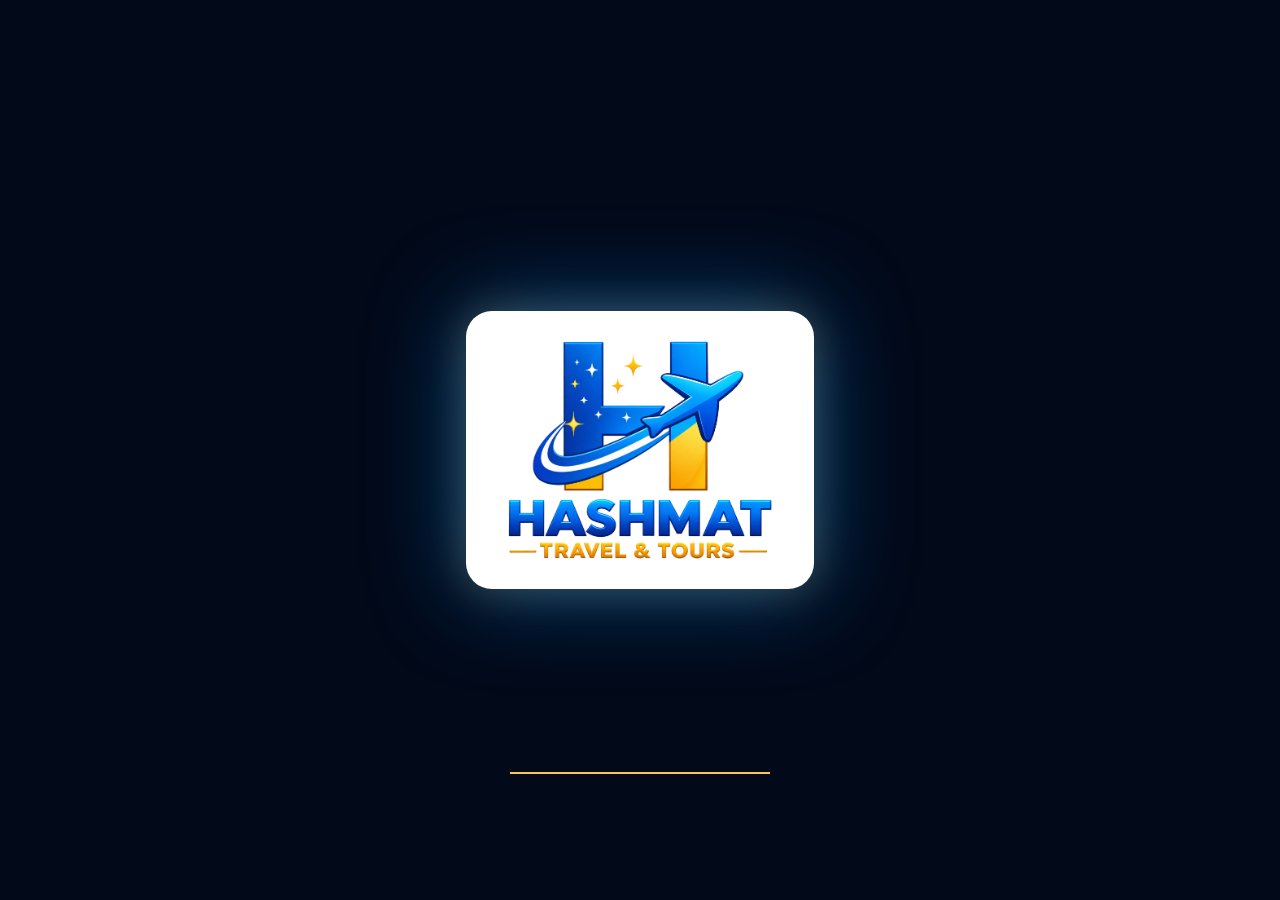
<file: page1.html>
<!DOCTYPE html>
<html lang="en">
<head>
<meta charset="UTF-8">
<meta name="viewport" content="width=device-width, initial-scale=1, viewport-fit=cover">
<title>Hashmat Travel & Tours | Hajj & Umrah Packages Karachi</title>
<meta name="description" content="Hashmat Travel & Tours in Karachi: Hajj and Umrah, international and Pakistan tours, visa assistance and complete travel planning.">
<meta property="og:title" content="Hashmat Travel & Tours | Hajj & Umrah Packages Karachi">
<meta property="og:description" content="Hashmat Travel & Tours in Karachi: Hajj and Umrah, international and Pakistan tours, visa assistance and complete travel planning.">
<meta property="og:type" content="website">
<link rel="canonical" href="{REPLACE_WITH_YOUR_DOMAIN}">
<link rel="icon" href="data:image/svg+xml,<svg xmlns='http://www.w3.org/2000/svg' viewBox='0 0 100 100'><text y='.9em' font-size='90'>%E2%9C%88%EF%B8%8F</text></svg>">
<link rel="preconnect" href="https://fonts.googleapis.com">
<link href="https://fonts.googleapis.com/css2?family=Fraunces:opsz,wght@9..144,400;9..144,600&family=Manrope:wght@400;500;700&display=swap" rel="stylesheet">
<link rel="stylesheet" href="assets/css/next.css">
<link rel="stylesheet" href="https://cdnjs.cloudflare.com/ajax/libs/font-awesome/4.7.0/css/font-awesome.min.css" />

</head>
<body>
<!-- ============ PRELOADER ============ -->
<div id="preloader" aria-hidden="true">
  <div class="badge"><img src="assets/images/logo/hashmat-logo.png" alt="" style="width:min(280px,58vw)"></div>
  <div class="bar"></div>
</div>
<!-- ============ CUSTOM CURSOR ============ -->
<div id="cursor-dot"></div>
<div id="cursor-ring"></div>

<!-- ============ FLOATING WIDGETS ============ -->

<!-- ============ HEADER / NAVIGATION ============ -->

<div class="topnav" id="myTopnav">
    <a href="index.html" class="active">Home</a>
    <a href="about.html" class="on">About Us</a>
    <a href="hajj-umrah.html">Hajj & Umrah</a>
    <a href="international-tours.html">International Tours</a>
    <a href="domestic-tours.html">Domestic Tours</a>
    <a href="visas.html">Visa Services</a>
    <a href="gallery.html">Gallery</a>
    <a href="contact.html">Contact Us</a>

     
    <a href="javascript:void(0);" class="icon" onclick="myFunction()">
      <i class="fa fa-bars"></i>
    </a>
  </div>
  

  
  <script>
  function myFunction() {
    var x = document.getElementById("myTopnav");
    if (x.className === "topnav") {
      x.className += " responsive";
    } else {
      x.className = "topnav";
    }
  }
  </script>
</file>
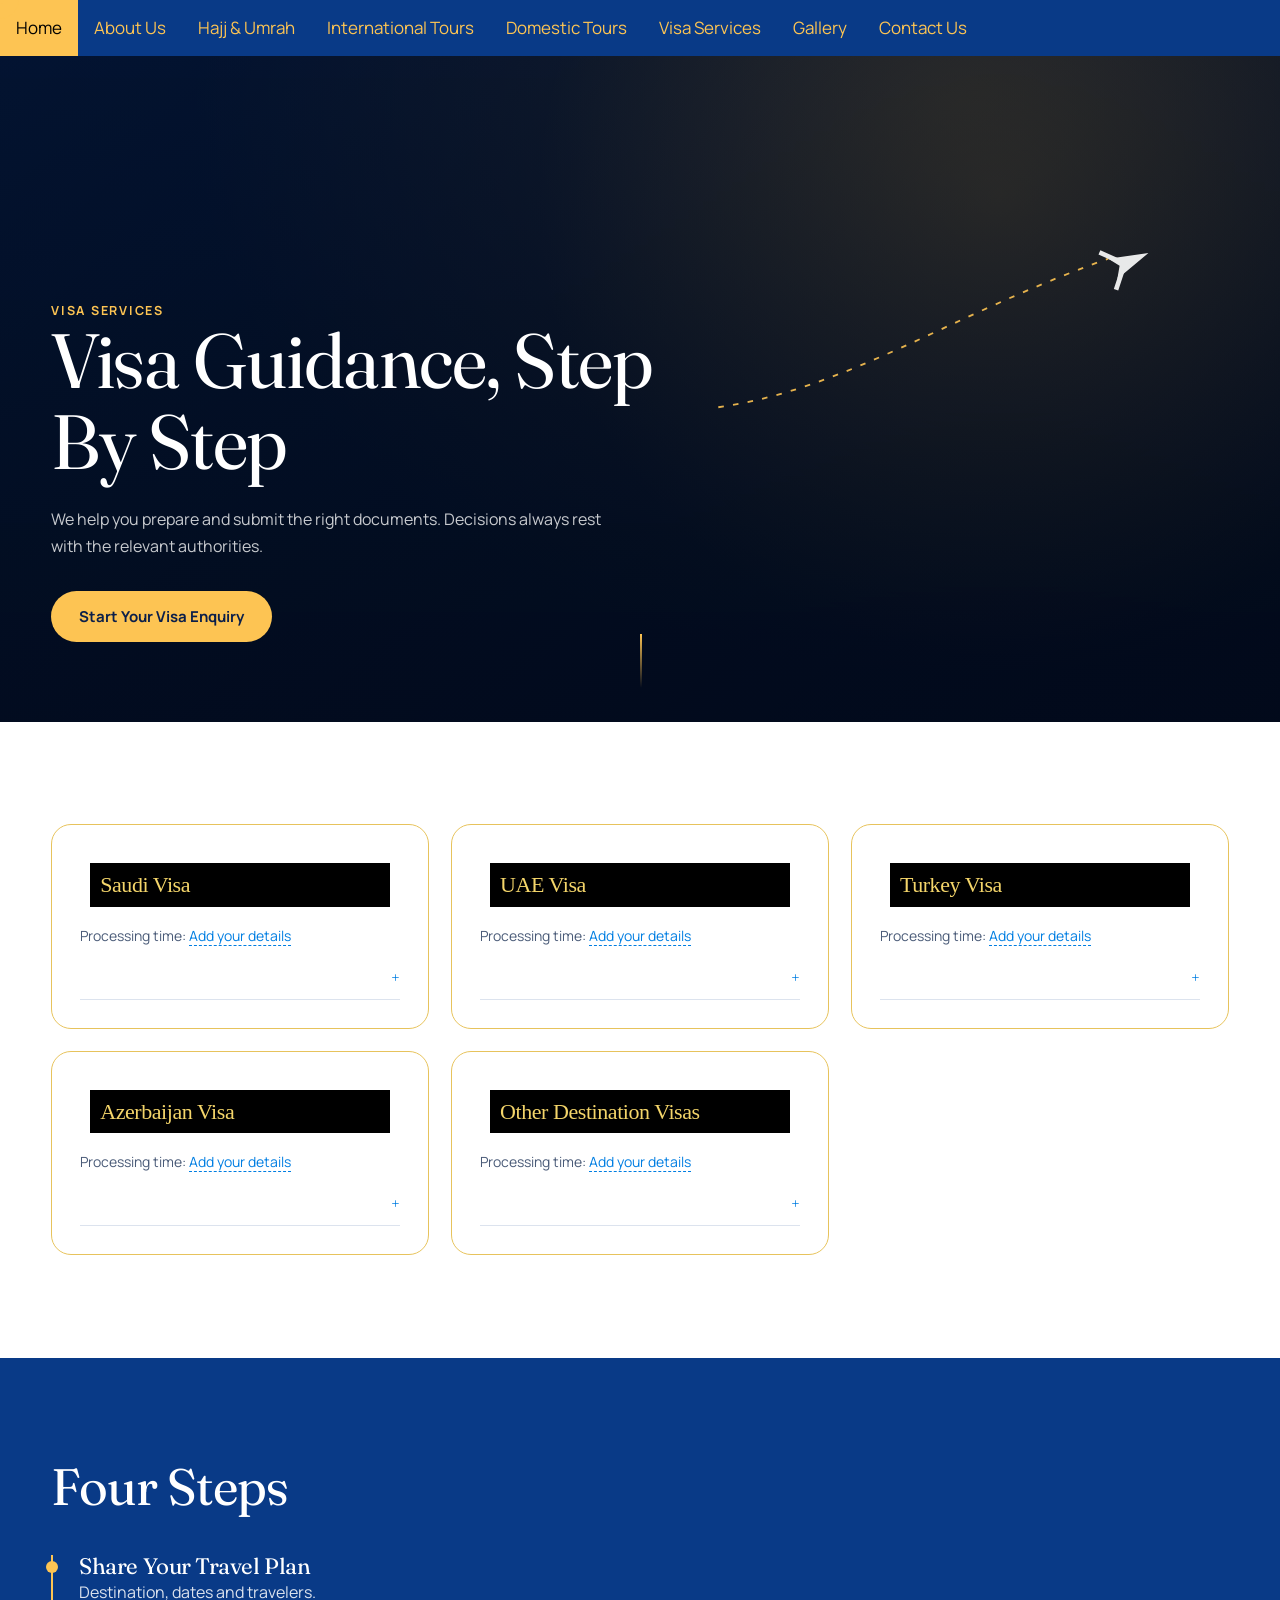
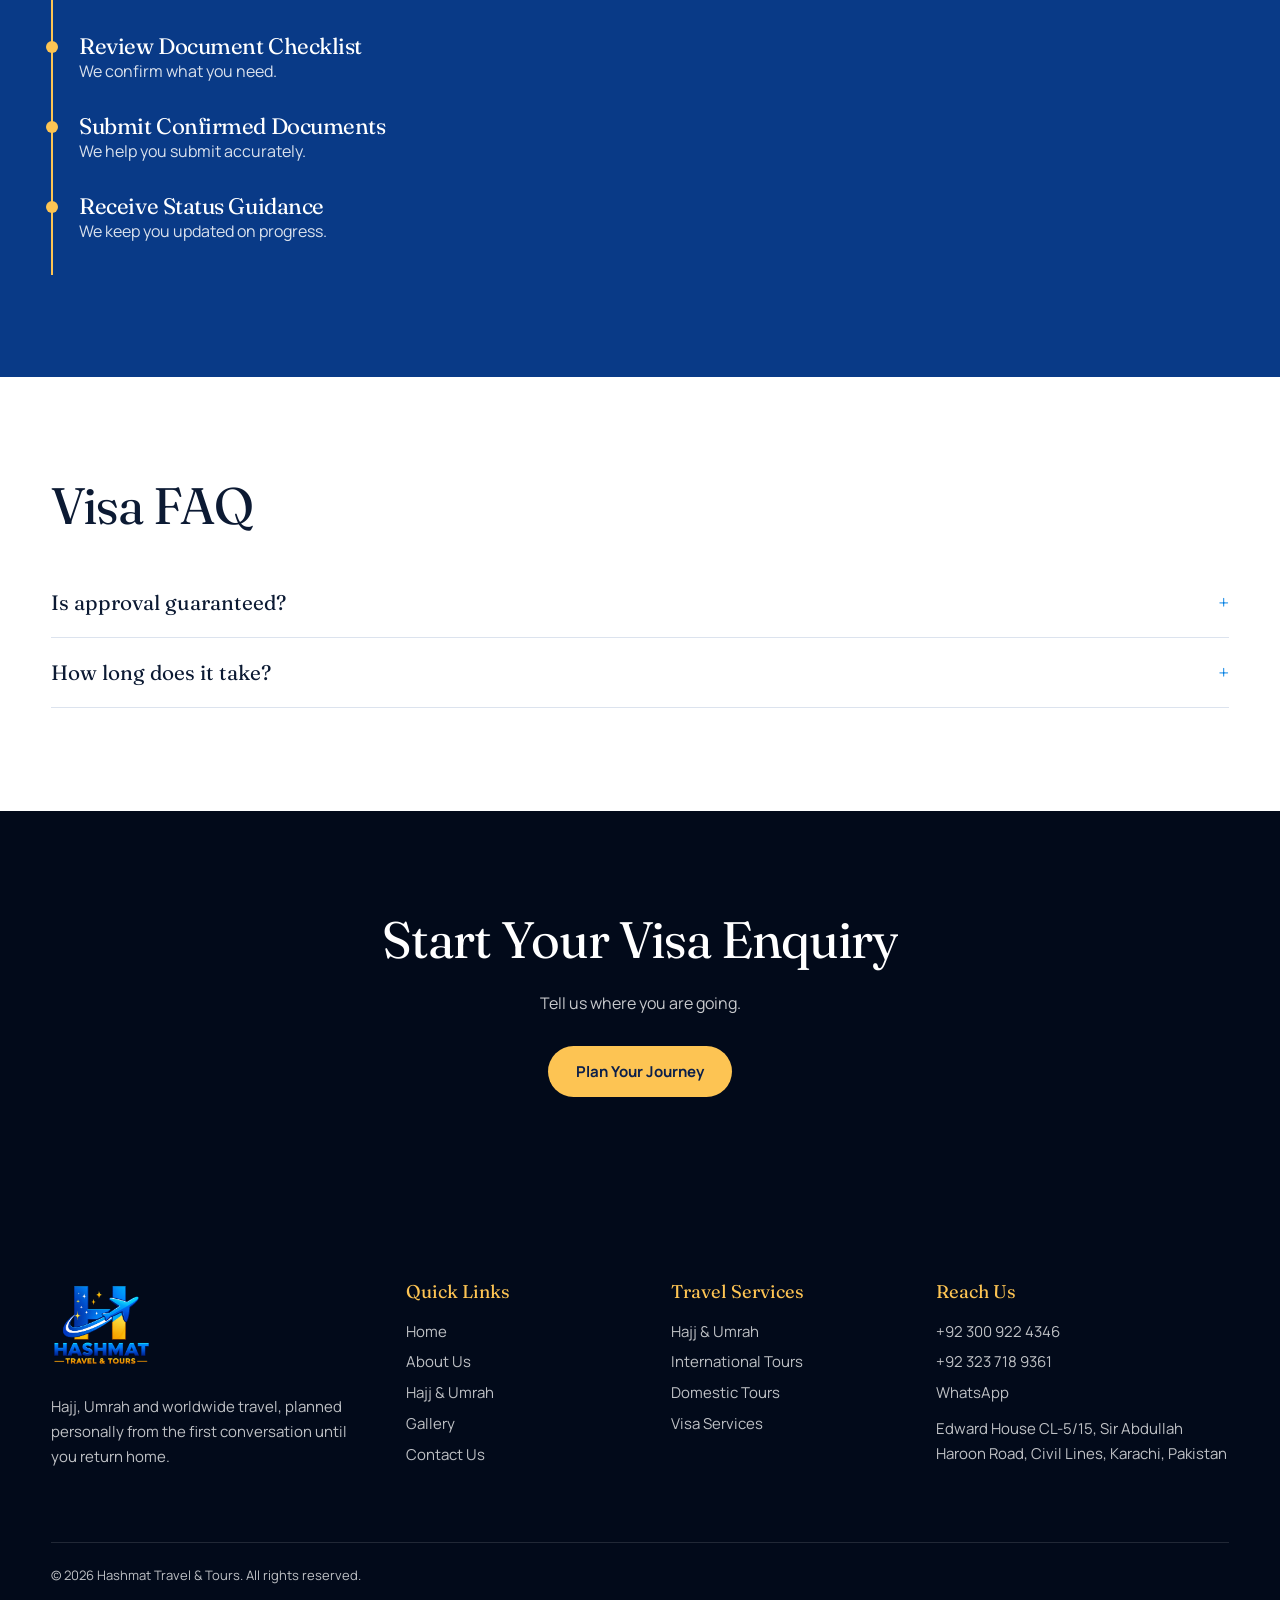
<file: visas.html>
<!DOCTYPE html>
<html lang="en">
<head>
<meta charset="UTF-8">
<meta name="viewport" content="width=device-width, initial-scale=1, viewport-fit=cover">
<title>Hashmat Travel & Tours | Hajj & Umrah Packages Karachi</title>
<meta name="description" content="Hashmat Travel & Tours in Karachi: Hajj and Umrah, international and Pakistan tours, visa assistance and complete travel planning.">
<meta property="og:title" content="Hashmat Travel & Tours | Hajj & Umrah Packages Karachi">
<meta property="og:description" content="Hashmat Travel & Tours in Karachi: Hajj and Umrah, international and Pakistan tours, visa assistance and complete travel planning.">
<meta property="og:type" content="website">
<link rel="canonical" href="{REPLACE_WITH_YOUR_DOMAIN}">
<link rel="icon" href="data:image/svg+xml,<svg xmlns='http://www.w3.org/2000/svg' viewBox='0 0 100 100'><text y='.9em' font-size='90'>%E2%9C%88%EF%B8%8F</text></svg>">
<link rel="preconnect" href="https://fonts.googleapis.com">
<link href="https://fonts.googleapis.com/css2?family=Fraunces:opsz,wght@9..144,400;9..144,600&family=Manrope:wght@400;500;700&display=swap" rel="stylesheet">
<link rel="stylesheet" href="assets/css/next.css">
<link rel="stylesheet" href="https://cdnjs.cloudflare.com/ajax/libs/font-awesome/4.7.0/css/font-awesome.min.css" />

</head>
<body>
<!-- ============ PRELOADER ============ -->
<div id="preloader" aria-hidden="true">
  <div class="badge"><img src="assets/images/logo/hashmat-logo.png" alt="" style="width:min(280px,58vw)"></div>
  <div class="bar"></div>
</div>
<!-- ============ CUSTOM CURSOR ============ -->
<div id="cursor-dot"></div>
<div id="cursor-ring"></div>

<!-- ============ FLOATING WIDGETS ============ -->

<!-- ============ HEADER / NAVIGATION ============ -->

<div class="topnav" id="myTopnav">
    <a href="index.html" class="active">Home</a>
    <a href="about.html" class="on">About Us</a>
    <a href="hajj-umrah.html">Hajj & Umrah</a>
    <a href="international-tours.html">International Tours</a>
    <a href="domestic-tours.html">Domestic Tours</a>
    <a href="visas.html">Visa Services</a>
    <a href="gallery.html">Gallery</a>
    <a href="contact.html">Contact Us</a>

     
    <a href="javascript:void(0);" class="icon" onclick="myFunction()">
      <i class="fa fa-bars"></i>
    </a>
  </div>
  

  
  <script>
  function myFunction() {
    var x = document.getElementById("myTopnav");
    if (x.className === "topnav") {
      x.className += " responsive";
    } else {
      x.className = "topnav";
    }
  }
  </script>
<main>
    <!-- ============ HERO ============ -->
    <section class="hero sm">
      <div class="bg" data-parallax><img src="assets/images/home/home-hero.svg" alt="Passport and travel documents" loading="eager"></div>
      <svg class="plane" viewBox="0 0 560 240" fill="none" aria-hidden="true">
        <path class="dash" d="M10 220C150 200 260 120 430 60" stroke="#FDC453" stroke-width="2"/>
        <g transform="translate(430 60) rotate(-24)">
          <path d="M0 0 42 12 0 24 8 12z" fill="#fff"/>
          <path d="M14 12 -6 -10M14 12-6 34" stroke="#fff" stroke-width="5"/>
        </g>
      </svg>
      <div class="w">
        <p style="text-transform:uppercase;letter-spacing:.14em;font-size:12.5px;color:var(--gold);font-weight:700" class="reveal in">Visa Services</p>
        <h1 class="split-text">Visa Guidance, Step By Step</h1>
        <p class="lead reveal in">We help you prepare and submit the right documents. Decisions always rest with the relevant authorities.</p>
        <div class="cta reveal in"><a class="btn gold" href="contact.html">Start Your Visa Enquiry</a></div>
      </div>
      <div class="scroll-indicator"></div>
    </section>
    
    <!-- ============ VISA CATEGORIES ============ -->
    <section><div class="w"><div class="grid grid-3"><div class="card reveal" style="padding:28px;--delay:0.0s">
      <h3>Saudi Visa</h3>
      <p style="color:var(--mut);font-size:14px;margin:8px 0">Processing time: <span class="placeholder-value" contenteditable="false">Add your details</span></p>
      <div class="acc"><button aria-expanded="false" style="font-size:1rem;padding:12px 0">Document Checklist</button>
        <div><p><span class="placeholder-value" contenteditable="false">Add your details</span> List required documents here.</p></div>
      </div>
    </div>
    <div class="card reveal" style="padding:28px;--delay:0.08s">
      <h3>UAE Visa</h3>
      <p style="color:var(--mut);font-size:14px;margin:8px 0">Processing time: <span class="placeholder-value" contenteditable="false">Add your details</span></p>
      <div class="acc"><button aria-expanded="false" style="font-size:1rem;padding:12px 0">Document Checklist</button>
        <div><p><span class="placeholder-value" contenteditable="false">Add your details</span> List required documents here.</p></div>
      </div>
    </div>
    <div class="card reveal" style="padding:28px;--delay:0.16s">
      <h3>Turkey Visa</h3>
      <p style="color:var(--mut);font-size:14px;margin:8px 0">Processing time: <span class="placeholder-value" contenteditable="false">Add your details</span></p>
      <div class="acc"><button aria-expanded="false" style="font-size:1rem;padding:12px 0">Document Checklist</button>
        <div><p><span class="placeholder-value" contenteditable="false">Add your details</span> List required documents here.</p></div>
      </div>
    </div>
    <div class="card reveal" style="padding:28px;--delay:0.0s">
      <h3>Azerbaijan Visa</h3>
      <p style="color:var(--mut);font-size:14px;margin:8px 0">Processing time: <span class="placeholder-value" contenteditable="false">Add your details</span></p>
      <div class="acc"><button aria-expanded="false" style="font-size:1rem;padding:12px 0">Document Checklist</button>
        <div><p><span class="placeholder-value" contenteditable="false">Add your details</span> List required documents here.</p></div>
      </div>
    </div>
    <div class="card reveal" style="padding:28px;--delay:0.08s">
      <h3>Other Destination Visas</h3>
      <p style="color:var(--mut);font-size:14px;margin:8px 0">Processing time: <span class="placeholder-value" contenteditable="false">Add your details</span></p>
      <div class="acc"><button aria-expanded="false" style="font-size:1rem;padding:12px 0">Document Checklist</button>
        <div><p><span class="placeholder-value" contenteditable="false">Add your details</span> List required documents here.</p></div>
      </div>
    </div></div></div></section>
    
    <!-- ============ PROCESS ============ -->
    <section class="dark">
      <div class="w"><h2 class="split-text">Four Steps</h2><div style="margin-top:36px">
      <div class="step reveal"><h3>Share Your Travel Plan</h3><p style="opacity:.85;max-width:52ch">Destination, dates and travelers.</p></div>
    <div class="step reveal"><h3>Review Document Checklist</h3><p style="opacity:.85;max-width:52ch">We confirm what you need.</p></div>
    <div class="step reveal"><h3>Submit Confirmed Documents</h3><p style="opacity:.85;max-width:52ch">We help you submit accurately.</p></div>
    <div class="step reveal"><h3>Receive Status Guidance</h3><p style="opacity:.85;max-width:52ch">We keep you updated on progress.</p></div>
      </div></div>
    </section>
    
    <!-- ============ FAQ ============ -->
    <section>
      <div class="w"><h2 class="split-text">Visa FAQ</h2><div style="margin-top:30px">
      <div class="acc">
              <button aria-expanded="false">Is approval guaranteed?</button>
              <div><p>No. Approval is decided solely by the issuing authority.</p></div>
            </div>
    <div class="acc">
              <button aria-expanded="false">How long does it take?</button>
              <div><p>Timing varies by destination and season. We share current estimates on enquiry.</p></div>
            </div>
      </div></div>
    </section>
    
    <!-- ============ FINAL CTA ============ -->
    <section class="black">
      <div class="w" style="text-align:center">
        <h2 class="split-text" style="max-width:18ch;margin:auto">Start Your Visa Enquiry</h2>
        <p class="lead" style="margin:18px auto 30px">Tell us where you are going.</p>
        <a class="btn gold" href="contact.html">Plan Your Journey</a>
      </div>
    </section>
    
    </main>
<!-- ============ FOOTER ============ -->
<footer>
  <div class="w">
    <div class="footer-grid">
      <div>
        <a class="logo" href="index.html"><img src="assets/images/logo/hashmat-logo.png" alt="Hashmat Travel & Tours logo"></a>
        <p>Hajj, Umrah and worldwide travel, planned personally from the first conversation until you return home.</p>
      </div>
      <div>
        <h4>Quick Links</h4>
        <a href="index.html">Home</a>
        <a href="about.html">About Us</a>
        <a href="hajj-umrah.html">Hajj &amp; Umrah</a>
        <a href="gallery.html">Gallery</a>
        <a href="contact.html">Contact Us</a>
      </div>
      <div>
        <h4>Travel Services</h4>
        <a href="hajj-umrah.html">Hajj &amp; Umrah</a>
        <a href="international-tours.html">International Tours</a>
        <a href="domestic-tours.html">Domestic Tours</a>
        <a href="visas.html">Visa Services</a>
      </div>
      <div>
        <h4>Reach Us</h4>
        <a href="tel:+923009224346">+92 300 922 4346</a>
        <a href="tel:+923237189361">+92 323 718 9361</a>
        <a href="https://wa.me/923009224346" target="_blank" rel="noopener">WhatsApp</a>
        <p style="margin-top:8px">Edward House CL-5/15, Sir Abdullah Haroon Road, Civil Lines, Karachi, Pakistan</p>
        
        <div class="field-error" id="newsletter-message" style="color:var(--gold)"></div>
      </div>
    </div>
    <div class="copyright">&copy; <span id="year"></span> Hashmat Travel &amp; Tours. All rights reserved.</div>
  </div>
</footer>
<script src="assets/js/main.js"></script>
<script src="assets/js/animations.js"></script>
<script src="assets/js/booking.js"></script>
</body>
</html>

<script>
  const counters = document.querySelectorAll(".counter");
  
  const observer = new IntersectionObserver((entries, observer) => {
  
    entries.forEach(entry => {
  
      if (entry.isIntersecting) {
  
        const counter = entry.target;
        const target = Number(counter.dataset.target);
  
        let count = 0;
        const duration = 1500; // animation time
        const startTime = performance.now();
  
        function update(currentTime) {
  
          const progress = Math.min(
            (currentTime - startTime) / duration,
            1
          );
  
          count = Math.floor(progress * target);
  
          counter.innerHTML =
            count + (target === 98 ? "%" : "+");
  
          if (progress < 1) {
            requestAnimationFrame(update);
          } else {
            counter.innerHTML =
              target + (target === 98 ? "%" : "+");
          }
        }
  
        requestAnimationFrame(update);
  
        // Sirf pehli dafa chale
        observer.unobserve(counter);
      }
  
    });
  
  }, {
    threshold: 0.5
  });
  
  
  counters.forEach(counter => {
    observer.observe(counter);
  });
  </script>
</file>
<file: assets/css/next.css>
/* =========================================================
   HASHMAT TRAVEL & TOURS — MAIN STYLESHEET
   Brand colors: Navy #093A87 · Blue #007EE2 · Gold #FDC453
                 Black #000000 · White #FFFFFF
   Fonts: Fraunces (headings) · Manrope (body/UI)
   Structure: variables -> base -> header/nav -> hero ->
   sections -> cards -> planner form -> faq -> testimonials ->
   gallery -> footer -> misc widgets -> cursor
   Responsive breakpoints live in responsive.css
   ========================================================= */

/* ---------- ROOT VARIABLES ---------- */
:root {
    --navy: #093A87;
    --blue: #007EE2;
    --gold: #FDC453;
    --ink: #000000;
    --white: #FFFFFF;
    --bg: #FFFFFF;
    --soft: #eef4fc;      /* light tint of navy, used for soft section backgrounds */
    --txt: #0c1a33;       /* body text color */
    --mut: #4a5b78;       /* muted/secondary text */
    --line: rgba(9, 58, 135, .14);
  }
  
  /* ---------- BASE / RESET ---------- */
  * { box-sizing: border-box; margin: 0; }
  html { scroll-behavior: smooth; }
  body.lock { overflow: hidden; } /* used while mobile menu is open */
  
  body {
    background: var(--bg);
    color: var(--txt);
    font: 400 16px/1.65 'Manrope', system-ui, sans-serif;
    overflow-x: hidden;
    
  }
  
  h1, h2, h3 {
    font-family: 'Fraunces', Georgia, serif;
    font-weight: 400;
    line-height: 1.05;
    letter-spacing: -0.02em;
  }
  h1 { font-size: clamp(2.4rem, 6vw, 5.4rem); }
  h2 { font-size: clamp(1.9rem, 4vw, 3.2rem); }
  h3 { font-size: 1.4rem; }
  
  a { color: inherit; text-decoration: none; }
  img { max-width: 100%; display: block; }
  ul { list-style: none; padding: 0; }
  
  .w { width: min(1240px, 92%); margin: 0 auto; } /* page-width wrapper */
  section { padding: clamp(56px, 8vw, 110px) 0; position: relative; }
  
  .dark  { background: var(--navy); color: #fff; }
  .black { background: #020a1a; color: #fff; }
  .soft  { background: var(--soft); }
  
  p.lead { color: var(--mut); max-width: 58ch; margin-top: 16px; }
  .dark p.lead, .black p.lead, .hero p.lead { color: rgba(255, 255, 255, .78); }
  
  :focus-visible { outline: 3px solid var(--gold); outline-offset: 3px; }
  
  /* ---------- BUTTONS ---------- */
  .btn {
    display: inline-flex; align-items: center; gap: 10px;
    padding: 15px 28px; border-radius: 99px; font-weight: 700;
    border: 0; cursor: pointer; font: 700 15px 'Manrope', sans-serif;
    transition: transform .2s, background .2s, color .2s;
  }
  .btn.gold  { background: var(--gold); color: #0b1f4a; }
  .btn.gold:hover { background: #fff; }
  .btn.blue  { background: var(--blue); color: #fff; }
  .btn.blue:hover { background: var(--navy); }
  .btn.outline { border: 1.5px solid rgba(255, 255, 255, .6); color: #fff; background: transparent; }
  .btn.outline:hover { background: #fff; color: var(--navy); }
  
  /* =========================================================
     HEADER / NAVIGATION
     ========================================================= */


     .topnav {
        overflow: hidden;
        background-color: #093A87;
      }
      
      .topnav a {
        float: left;
        display: block;
        color: #FDC453;
        text-align: center;
        padding: 14px 16px;
        text-decoration: none;
        font-size: 17px;
      }
      
      .topnav a:hover {
        background-color: #ddd;
        color: black;
      }
      
      .topnav a.active {
        background-color: #FDC453;
        color: rgb(0, 0, 0);
      }
      
      .topnav .icon {
        display: none;
      }
      
      @media screen and (max-width: 600px) {
        .topnav a:not(:first-child) {display: none;}
        .topnav a.icon {
          float: right;
          display: block;
        }
      }
      
      @media screen and (max-width: 600px) {
        .topnav.responsive {position: relative;}
        .topnav.responsive .icon {
          position: absolute;
          right: 0;
          top: 0;
        }
        .topnav.responsive a {
          float: none;
          display: block;
          text-align: left;
        }
      }
  /* =========================================================
     HERO
     ========================================================= */
  .hero {
    min-height: 100svh; display: flex; align-items: flex-end; color: #fff;
    padding: 150px 0 130px; overflow: hidden; background: #020a1a; position: relative;
  }
  .hero.sm { min-height: 74svh; padding-bottom: 80px; }
  .hero .bg { position: absolute; inset: -8% 0; will-change: transform; }
  .hero .bg img { width: 100%; height: 100%; object-fit: cover; opacity: .55; }
  .hero .bg::after {
    content: ""; position: absolute; inset: 0;
    background: linear-gradient(180deg, rgba(2,10,26,.55), rgba(2,10,26,.85)),
                radial-gradient(circle at 78% 25%, rgba(253,196,83,.28), transparent 40%);
  }
  .hero .w { position: relative; z-index: 2; }
  .hero h1 { max-width: 13ch; }
  .hero .cta { display: flex; gap: 14px; flex-wrap: wrap; margin-top: 32px; }
  
  .hero .plane { position: absolute; right: 4%; top: 22%; width: min(520px, 55vw); z-index: 1; opacity: .9; }
  .dash { stroke-dasharray: 6 10; animation: dash 2s linear infinite; }
  @keyframes dash { to { stroke-dashoffset: -32; } }
  
  .scroll-indicator {
    position: absolute; bottom: 34px; left: 50%; width: 2px; height: 54px; z-index: 2;
    background: linear-gradient(var(--gold), transparent); animation: scroll-pulse 1.6s infinite;
  }
  @keyframes scroll-pulse {
    0%   { transform: scaleY(0); transform-origin: top; }
    50%  { transform: scaleY(1); transform-origin: top; }
    51%  { transform-origin: bottom; }
    100% { transform: scaleY(0); transform-origin: bottom; }
  }
  
  
  /*==========================*/
  
  .about-section{
  
  padding:100px 7%;
  background:#fff;
  
  }
  
  
  .about-container{
  
  max-width:1200px;
  margin:auto;
  
  display:grid;
  
  grid-template-columns:1fr 1fr;
  
  align-items:center;
  
  gap:70px;
  
  }
  
  
  
  /* LEFT SIDE */
  
  
  .image-wrapper{
  
  position:relative;
  
  height:560px;
  
  }
  
  
  
  .main-image{
  
  width:85%;
  
  height:500px;
  
  border-radius:30px;
  
  overflow:hidden;
  
  position:relative;
  
  box-shadow:0 25px 50px rgba(0,0,0,.15);
  
  }
  
  
  
  .main-image img,
  .small-image img{
  
  width:100%;
  height:100%;
  object-fit:cover;
  
  }
  
  
  
  .small-image{
  
  position:absolute;
  
  width:45%;
  
  height:230px;
  
  right:0;
  
  bottom:20px;
  
  border-radius:25px;
  
  overflow:hidden;
  
  border:8px solid white;
  
  box-shadow:0 20px 40px rgba(0,0,0,.25);
  
  }
  
  
  
  /* IMAGE HOVER EFFECT */
  
  
  .image-hover{
  
  transition:.5s ease;
  
  }
  
  
  
  .image-hover:hover{
  
  transform:translateY(-10px) scale(1.03);
  
  box-shadow:
  
  0 0 30px rgba(199,154,67,.55),
  0 25px 60px rgba(0,0,0,.3);
  
  }
  
  
  
  .image-hover img{
  
  transition:.6s ease;
  
  }
  
  
  
  .image-hover:hover img{
  
  transform:scale(1.08);
  
  }
  
  
  
  
  .image-tag{
  
  position:absolute;
  
  top:20px;
  
  left:20px;
  
  background:#071733;
  
  color:white;
  
  padding:8px 18px;
  
  border-radius:30px;
  
  font-size:13px;
  
  }
  
  
  
  
  /* TEXT */
  
  
  .about-content h1{
  
  
  font-size:62px;
  
  font-weight:500;
  
  line-height:1.15;
  
  color:#071733;
  
  margin-bottom:25px;
  
  
  }
  
  
  
  .about-content p{
  
  font-size:18px;
  
  line-height:1.8;
  
  color:#52627d;
  
  max-width:520px;
  
  }
  
  
  
  .about-btn{
  
  display:inline-block;
  
  margin-top:35px;
  
  padding:16px 38px;
  
  border-radius:50px;
  
  background:#071733;
  
  color:white;
  
  text-decoration:none;
  
  font-weight:bold;
  
  transition:.3s;
  
  }
  
  
  
  .about-btn:hover{
  
  background:#c79a43;
  
  }
  
  
  
  
  /* SCROLL ANIMATION */
  
  
  .reveal{
  
  opacity:0;
  
  transform:translateY(50px);
  
  transition:1s ease;
  
  }
  
  
  
  .reveal.active{
  
  opacity:1;
  
  transform:translateY(0);
  
  }
  
  
  
  
  
  /* RESPONSIVE */
  
  
  @media(max-width:1000px){
  
  
  .about-container{
  
  grid-template-columns:1fr;
  
  }
  
  
  .about-content h1{
  
  font-size:48px;
  
  }
  
  
  }
  
  
  
  @media(max-width:600px){
  
  
  .about-section{
  
  padding:60px 20px;
  
  }
  
  
  
  .image-wrapper{
  
  height:420px;
  
  }
  
  
  
  .main-image{
  
  width:100%;
  
  height:350px;
  
  }
  
  
  
  .small-image{
  
  width:55%;
  
  height:170px;
  
  }
  
  
  
  .about-content h1{
  
  font-size:36px;
  
  }
  
  
  
  .about-content p{
  
  font-size:16px;
  
  }
  
  
  }
  
  /* =========================================================
     PHOTO FRAMES (used for packages, destinations, about, gallery)
     ========================================================= */
  .photo-frame {
    position: relative; overflow: hidden; border-radius: 22px; background: var(--soft);
    min-height: 220px; isolation: isolate;
  }
  .photo-frame img { width: 100%; height: 100%; object-fit: cover; transition: transform .8s cubic-bezier(.2,.7,.2,1); }
  .card:hover .photo-frame img, a:hover .photo-frame img { transform: scale(1.07); }
  .photo-frame .cap {
    position: absolute; left: 0; right: 0; bottom: 0; padding: 20px; color: #fff; z-index: 2;
    background: linear-gradient(transparent, rgba(0,0,0,.65));
  }
  .photo-frame .cap h3 { font-size: 1.5rem; }
  .photo-frame .cap span { font-size: 13px; opacity: .85; }
  
  /* =========================================================
     LAYOUT GRIDS
     ========================================================= */
  .grid { display: grid; gap: 22px; }
  .grid-3 { grid-template-columns: repeat(3, 1fr); }
  .grid-2 { grid-template-columns: repeat(2, 1fr); }
  .grid-4 { grid-template-columns: repeat(4, 1fr); }
  
  .section-head { display: flex; justify-content: space-between; align-items: end; gap: 20px; flex-wrap: wrap; margin-bottom: 44px; }
  
  /* =========================================================
     CARDS (packages / destinations / services)
     ========================================================= */
  .card {
    background: #fff; border: 1px solid var(--line); border-radius: 24px; overflow: hidden;
    transition: transform .3s, box-shadow .3s; display: flex; flex-direction: column;
  }
  .card:hover { transform: translateY(-6px); box-shadow: 0 22px 50px -20px rgba(9,58,135,.35); }
  .card .photo-frame { border-radius: 0; min-height: 210px; }
  .card .body { padding: 22px; display: flex; flex-direction: column; gap: 10px; flex: 1; }
  .card ul.specs { font-size: 14px; color: var(--mut); display: grid; gap: 4px; }
  .card ul.specs li b { color: var(--navy); }
  .card .price { font: 600 1.15rem 'Fraunces', serif; color: var(--navy); margin-top: auto; padding-top: 8px; }
  .placeholder-value { color: var(--blue); border-bottom: 1px dashed var(--blue); }
  
  /* trust / stats strip on homepage */
  .trust-strip {
    display: grid; grid-template-columns: repeat(4, 1fr); background: #fff; border-radius: 22px;
    box-shadow: 0 20px 60px -25px rgba(9,58,135,.4); position: relative; z-index: 5; overflow: hidden;
  }
  .trust-strip div { padding: 26px; border-right: 1px solid var(--line); font-weight: 700; color: var(--navy); }
  .trust-strip div:last-child { border-right: 0; }
  
  /* overlapping editorial image composition (About / Home) */
  .overlap { position: relative; padding-bottom: 70px; }
  .overlap .photo-frame.secondary {
    position: absolute; right: -6%; bottom: 0; width: 52%; min-height: 220px; border: 8px solid #fff;
  }
  
  /* stat counters */
  .stat b {
    font: 400 clamp(2.6rem, 5vw, 4.4rem) 'Fraunces', serif; color: var(--gold); display: block; line-height: 1;
  }
  
  /* process steps (How we plan your journey / visa steps) */
  .step { border-left: 2px solid var(--gold); padding: 0 0 30px 26px; position: relative; }
  .step::before { content: ""; position: absolute; left: -7px; top: 6px; width: 12px; height: 12px; border-radius: 50%; background: var(--gold); }
  
  /* filter chips (tours / gallery) */
  .chips { display: flex; gap: 10px; flex-wrap: wrap; margin-bottom: 30px; }
  .chip {
    padding: 10px 20px; border-radius: 99px; border: 1.5px solid var(--line); background: #fff;
    cursor: pointer; font: 700 14px 'Manrope', sans-serif; color: var(--navy); transition: .2s;
  }
  .chip.on, .chip:hover { background: var(--navy); color: #fff; border-color: var(--navy); }
  .item { transition: opacity .35s, transform .35s; }
  .item.hide { display: none; }
  
  /* gallery masonry */
  .masonry { columns: 3 260px; column-gap: 18px; }
  .masonry .item { break-inside: avoid; margin-bottom: 18px; cursor: pointer; }
  
  /* bento-style destination grid (Domestic Tours) */
  .bento { grid-template-columns: repeat(6, 1fr); grid-auto-rows: 190px; }
  .bento a { display: block; position: relative; }
  .bento .photo-frame { height: 100%; border-radius: 22px; }
  .bento .c2 { grid-column: span 2; }
  .bento .c3 { grid-column: span 3; }
  .bento .r2 { grid-row: span 2; }
  
  /* =========================================================
     TRAVEL PLANNER FORM
     ========================================================= */
  .planner {
    background: #fff; border-radius: 30px; padding: clamp(22px, 4vw, 46px);
    box-shadow: 0 30px 80px -30px rgba(9,58,135,.5); border: 1px solid var(--line);
  }
  .planner.overlap-up { margin-top: -90px; position: relative; z-index: 6; }
  .dark .planner, .black .planner { color: var(--txt); }
  
  .field-grid { display: grid; grid-template-columns: repeat(4, 1fr); gap: 16px; margin: 26px 0; }
  .field {
    position: relative; background: var(--soft); border-radius: 16px; border: 1.5px solid transparent; transition: .25s;
  }
  .field:hover { border-color: var(--line); }
  .field:focus-within { border-color: var(--blue); background: #fff; box-shadow: 0 8px 24px -10px rgba(0,126,226,.5); transform: translateY(-2px); }
  .field label { position: absolute; left: 16px; top: 8px; font-size: 11.5px; color: var(--mut); font-weight: 700; }
  .field input, .field select, .field textarea {
    width: 100%; border: 0; background: transparent; padding: 26px 16px 10px;
    font: 500 15px 'Manrope', sans-serif; color: var(--txt); outline: 0; min-height: 58px;
  }
  .field.w2 { grid-column: span 2; }
  .field.w4 { grid-column: 1 / -1; }
  .field.bad { border-color: #c33; }
  .field-error { color: #b32d2d; font-size: 13px; min-height: 20px; margin-top: 6px; }
  
  /* adult/children counters */
  .counter { display: flex; align-items: center; justify-content: space-between; padding: 26px 12px 8px 16px; }
  .counter button {
    width: 36px; height: 36px; border-radius: 50%; border: 0; background: var(--navy); color: #fff;
    font-size: 20px; cursor: pointer; transition: transform .15s;
  }
  .counter button:active { transform: scale(.85); }
  .counter b { font-size: 18px; min-width: 22px; text-align: center; }
  
  .form-success {
    background: var(--soft); border-left: 4px solid var(--gold); padding: 14px 18px; border-radius: 12px;
    margin-top: 14px; display: none;
  }
  .honeypot { position: absolute; left: -9999px; opacity: 0; height: 0; width: 0; }
  
  /* =========================================================
     FAQ ACCORDION
     ========================================================= */
  .acc { border-bottom: 1px solid var(--line); }
  .acc button {
    width: 100%; text-align: left; background: none; border: 0; padding: 22px 0;
    font: 400 1.3rem 'Fraunces', serif; color: inherit; cursor: pointer; display: flex; justify-content: space-between; gap: 16px;
  }
  .acc button::after { content: "+"; transition: transform .3s; color: var(--blue); }
  .acc.o button::after { transform: rotate(45deg); }
  .acc > div { display: grid; grid-template-rows: 0fr; transition: grid-template-rows .35s; }
  .acc.o > div { grid-template-rows: 1fr; }
  .acc > div p { overflow: hidden; color: var(--mut); }
  .acc.o > div p { padding-bottom: 22px; }
  
  /* =========================================================
     TESTIMONIALS
     ========================================================= */
  .testimonial-slider { position: relative; min-height: 190px; }
  .testimonial-slider blockquote {
    position: absolute; inset: 0; font: 400 clamp(1.3rem, 2.6vw, 2rem) / 1.3 'Fraunces', serif;
    opacity: 0; transform: translateY(16px); transition: .5s;
  }
  .testimonial-slider blockquote.on { opacity: 1; transform: none; }
  
  /* =========================================================
     FOOTER
     ========================================================= */
  footer { background: #020a1a; color: rgba(255,255,255,.75); padding: 80px 0 30px; font-size: 15px; }
  footer h4 { color: var(--gold); font: 400 1.15rem 'Fraunces', serif; margin-bottom: 14px; }
  footer a { display: block; padding: 3px 0; }
  footer a:hover { color: var(--gold); }
  .footer-grid { display: grid; grid-template-columns: 1.4fr 1fr 1fr 1.3fr; gap: 40px; }
  footer .logo { display: inline-block; margin-bottom: 18px; }
  footer .logo img { height: 84px; }
  .newsletter-form { display: flex; gap: 8px; margin-top: 10px; }
  .newsletter-form input { flex: 1; min-width: 0; padding: 13px 16px; border-radius: 99px; border: 0; font: 15px 'Manrope', sans-serif; }
  .copyright { border-top: 1px solid rgba(255,255,255,.12); margin-top: 50px; padding-top: 22px; font-size: 13px; }
  
  /* =========================================================
     FLOATING WIDGETS
     ========================================================= */
  .whatsapp-fab {
    position: fixed; right: 18px; bottom: calc(18px + env(safe-area-inset-bottom, 0px)); z-index: 40;
    background: var(--gold); color: #0b1f4a; border-radius: 99px; padding: 13px 20px; font-weight: 700;
    box-shadow: 0 10px 30px rgba(0,0,0,.3);
  }
  #top {
    position: fixed; left: 18px; bottom: calc(18px + env(safe-area-inset-bottom, 0px)); z-index: 40;
    width: 46px; height: 46px; border-radius: 50%; border: 0; background: var(--navy); color: #fff;
    cursor: pointer; opacity: 0; pointer-events: none; transition: .3s;
  }
  #top.s { opacity: 1; pointer-events: auto; }
  
  /* preloader */
  #preloader {
    position: fixed; inset: 0; background: #020a1a; z-index: 200; display: grid; place-items: center;
    transition: transform .8s cubic-bezier(.7,0,.2,1);
  }
  #preloader.hide { transform: translateY(-100%); }
  #preloader .badge {
    background: #fff; padding: 22px 34px; border-radius: 26px; animation: pop-in 1s cubic-bezier(.2,.7,.2,1) both;
    box-shadow: 0 0 90px rgba(0,126,226,.55), 0 0 40px rgba(253,196,83,.3);
  }
  #preloader img { width: min(280px, 58vw); display: block; }
  #preloader .bar { position: absolute; bottom: 14vh; width: min(260px, 50vw); height: 2px; background: rgba(255,255,255,.15); overflow: hidden; }
  #preloader .bar::after { content: ""; position: absolute; inset: 0; background: var(--gold); transform: translateX(-100%); animation: load-bar 1.7s ease forwards; }
  @keyframes pop-in { from { opacity: 0; transform: scale(.85); filter: blur(8px); } }
  @keyframes load-bar { to { transform: none; } }
  
  /* lightbox */
  #lightbox {
    position: fixed; inset: 0; background: rgba(2,10,26,.94); z-index: 120; display: none; place-items: center; padding: 20px;
  }
  #lightbox.open { display: grid; }
  #lightbox .photo-frame { width: min(900px, 92vw); height: min(70vh, 600px); }
  #lightbox p { color: #fff; text-align: center; margin-top: 12px; }
  #lightbox button {
    position: absolute; top: 20px; right: 20px; background: var(--gold); border: 0; width: 46px; height: 46px;
    border-radius: 50%; font-size: 22px; cursor: pointer;
  }
  
  /* =========================================================
     ANIMATION HELPERS (scroll reveal / split text)
     ========================================================= */
  .reveal { opacity: 0; transform: translateY(28px); transition: opacity .5s, transform .5s cubic-bezier(.2,.8,.2,1); transition-delay: var(--delay, 0s); }
  .reveal.in { opacity: 1; transform: none; }
  .split-text { display: inline-block; overflow: hidden; vertical-align: top; padding-bottom: .1em; }
  .split-text > span { display: inline-block; transform: translateY(105%); transition: transform .6s cubic-bezier(.2,.8,.2,1); }
  .split-text.in > span { transform: none; }
  
  @media (prefers-reduced-motion: reduce) {
    *, *::before, *::after { animation-duration: .01ms !important; transition-duration: .01ms !important; scroll-behavior: auto !important; }
    .reveal, .split-text > span { opacity: 1; transform: none; }
  }
  
  /* =========================================================
     CUSTOM CURSOR (desktop pointer devices only — see main.js)
     ========================================================= */
  #cursor-dot, #cursor-ring { position: fixed; left: 0; top: 0; pointer-events: none; z-index: 300; display: none; }
  #cursor-dot { width: 8px; height: 8px; margin: -4px; border-radius: 50%; background: var(--gold); }
  #cursor-ring {
    width: 38px; height: 38px; margin: -19px; border-radius: 50%; border: 1.5px solid var(--gold);
    transition: width .18s, height .18s, margin .18s, background .18s; align-items: center; justify-content: center;
    font: 700 10px 'Manrope', sans-serif; color: #fff;
  }
  #cursor-ring.hover { width: 64px; height: 64px; margin: -32px; background: rgba(0,126,226,.35); border-color: var(--blue); }
  #cursor-ring.view  { width: 84px; height: 84px; margin: -42px; background: var(--gold); color: #0b1f4a; }
  
  @media (hover: hover) and (pointer: fine) {
    body.custom-cursor, body.custom-cursor * { cursor: none !important; }
    body.custom-cursor #cursor-dot { display: block; }
    body.custom-cursor #cursor-ring { display: flex; }
  }
  
  
  
  
    /* Grid CSS - div */
    
    .grid-container-1 {
      display: grid;
      grid-template-columns: auto;
      padding: 10px;
      margin: 10px;
    }
    .grid-container-1 > div {
      text-align: center;
    }
    .grid-container-2 {
      display: grid;
      grid-template-columns:25% auto;
      
    }
    .grid-container-2 > div {
      padding: 40px;
  
    }
    .grid-container-3 {
      display: grid;
      grid-template-columns:auto auto  auto;
    
    }
    .grid-container-3 > div {
      padding: 10px;
    }
  
  
   
   
    .grid-container-4 {
      display: grid;
      grid-template-columns: auto  auto auto auto;
    
    }
    .grid-container-4 > div {
      padding: 10px;
      
    }
    .grid-container-4-a{
      display: grid;
      grid-template-columns: auto  auto auto auto;
    
    }
    .grid-container-4-a> div {
      padding: 0px;
      margin: 0px;
      
    }
    .grid-container-5 {
      display: grid;
      grid-template-columns: auto  auto 200px auto auto;
     
    }
    .grid-container-5 > div {
      padding: 0px;
      text-align: center;
    }
  
    .grid-container-6 {
      display: grid;
      grid-template-columns: auto  auto auto auto auto;
      
    }
    .grid-container-6 > div {
      padding: 20px;
      text-align: center;
  
    }
  
  
    .grid-container-8 {
      display: grid;
      grid-template-columns: auto  400px;
      
    }
  
  
    .grid-container-9 {
      display: grid;
      grid-template-columns:50px auto auto  50px;
      
    }
    .grid-container-9 > div {
      padding: 10px;
     
  
    }
  
  
  
    .grid-container-10 {
      display: grid;
      grid-template-columns:20% 80%;
      
    }
    .grid-container-10 > div {
      padding: 0px;
     
  
    }
  
    .grid-container-11 {
      display: grid;
      grid-template-columns:auto auto;
    
    }
  
    .grid-container-11> div {
      padding:10px;
      margin: 10px;
    }
  
    .grid-container-12 {
      display: grid;
      grid-template-columns: 10%  40% 40% 10%;
      
    }
    .grid-container-12 > div {
      padding:0px;
      margin: 0px;
      text-align: center;
      
  
    }
  
    .grid-container-13{
      display: grid;
      grid-template-columns: 10% 40%  auto  10% ;
      
    }
    .grid-container-13 > div {
      padding:0px;
      margin: 0px;
      text-align: center;
      
  
    }
  
    .grid-container-14{
      display: grid;
      grid-template-columns: 20%  auto  10% ;
      
    }
    .grid-container-14> div {
      padding:0px;
      margin: 0px;
      text-align: left;
      
  
    }
  
    /* Grdi Row*/
    
    
    /* GRID */
    
      /* Grid Content */
      .content-grid {
        display: grid;
       
      }
      
     
    
    
      .grid-container {
        display: grid;
        grid-template-columns: 200px 300px; /* First column 200px, second column 300px */
    
        
      }
      
      .grid-item-1 {
        text-align: center;  
      }
      
    
      
      /* Mobile First - 1 column for all rows */
      .row-1, .row-2, .row-3, .row-4 {
        display: grid;
       
        
       
      }
      
      /* Desktop View */
      @media screen and (min-width: 768px) {
      
        /* 1 column, 1 row (remains the same) */
        .row-1 {
            grid-template-columns: 1fr;
           
        }
      
        /* 2 columns, 1 row */
        .row-2 {
            grid-template-columns: 1fr 1fr;
            
            
        }
      
        /* 3 columns, 1 row */
        .row-3 {
            grid-template-columns: 1fr 1fr 1fr;
           
        }
      
        /* 4 columns, 1 row */
        .row-4 {
            grid-template-columns: 1fr 1fr 1fr 1fr;
           
        }
      
        /* 5 columns, 1 row */
        .row-5 {
          grid-template-columns: 1fr 2fr 1fr 1fr;
         
      }
    
          /*6 columns, 1 row */
          .row-6 {
            grid-template-columns: 1fr 3fr 1fr;
           
        }
    
            /*6 columns, 1 row */
            .row-7 {
              grid-template-columns: 1fr 2fr 2fr 1fr;
             
          }
    
           /*6 columns, 1 row */
           .row-8 {
            grid-template-columns: 2fr 2fr;
           
        }
        /*6 columns, 1 row */
        .row-9 {
          /* grid-template-columns: 1fr 3fr; */
          grid-template-columns:25px 200px  850px;
         
      }
  
      .row-10 {
        /* grid-template-columns: 1fr 3fr; */
        grid-template-columns: 1fr 3fr 1fr;
  
       padding: 0px;
       margin: 0px;
    }
    .row-11 {
      /* grid-template-columns: 1fr 3fr; */
      grid-template-columns: 1fr 0.2fr 3fr;
  
     padding: 0px;
     margin: 0px;
  }
      }
  
      /* Single View RID */
      .containerA {
        display: grid;
        grid-template-columns: 10% 80% 10%;
     
      }
      .containerA div {
        
        text-align: center;
      }
        /* Single View RID */
        .containerB {
          display: grid;
          grid-template-columns: 10% 40% 40% 10%;
      
          padding: 5px;
          gap: 5px;
        }
        .containerB div {
          padding: 10px;
          text-align: center;
        }
  
        .containerC {
          display: grid;
          grid-template-columns: 10% 10% 40% 10% 10%;
      
          padding: 5px;
          gap: 5px;
        }
        .containerC div {
          padding: 10px;
          text-align: center;
        }
  
  
        #preview {
          display: none;
          width: 800px;
          min-height: 400px;
          margin: 0 auto;
          background: white;
          color: black;
          overflow: auto;
        }
        
  
  
  
      
        
  .hero1{
    min-height:100vh;
    padding:60px 6%;
    /* background:
    linear-gradient(rgba(4,45,110,.65),rgba(4,45,110,.75)), */
    background-color:#073b91;
    background-size:cover;
    background-position:center;
    overflow:hidden;
    animation:bgMove 18s infinite alternate ease-in-out;
    }
    
    @keyframes bgMove{
    from{background-position:center;}
    to{background-position:center 55%;}
    }
    
    .title{
    text-align:center;
    color:white;
    margin-bottom:45px;
    }
    
    .title span,.title strong{
    display:inline-block;
    opacity:0;
    animation:titleIn .8s forwards;
    margin:0 5px;
    }
    
    .title span:nth-child(1){animation-delay:.2s}
    .title span:nth-child(2){animation-delay:.5s}
    .title span:nth-child(3){animation-delay:.8s}
    .title strong:nth-child(4){animation-delay:1.1s}
    .title strong:nth-child(5){animation-delay:1.4s}
    .title strong:nth-child(6){animation-delay:1.7s}
    
    .title h2{
    font-size:64px;
    font-family:Georgia,serif;
    }
    
    .title strong{
    display:block;
    font-size:82px;
    }
    
    @keyframes titleIn{
    from{opacity:0;transform:translateY(40px)}
    to{opacity:1;transform:translateY(0)}
    }
    
    .glass{
    background:rgba(255,255,255,.88);
    border-radius:25px;
    padding:35px;
    display:grid;
    grid-template-columns:repeat(4,1fr);
    backdrop-filter:blur(12px);
    animation:pop .9s ease;
    }
    
    @keyframes pop{
    from{opacity:0;transform:scale(.75)}
    to{opacity:1;transform:scale(1)}
    }
    
    .stats div{
    text-align:center;
    border-right:1px solid #ddd;
    }
    
    .stats div:last-child{border:0}
    
    .counter{
    font-size:60px;
    font-family:Georgia,serif;
    color:#123d86;
    }
    
    .stats p{
    margin-top:15px;
    color:#444;
    font-size:18px;
    }
    
    .cards{
    margin-top:45px;
    display:grid;
    grid-template-columns:repeat(3,1fr);
    gap:25px;
    }
    
    .card{
    padding:35px;
    border-radius:20px;
    background:rgba(255,255,255,.12);
    border:1px solid #e7c35c;
    backdrop-filter:blur(15px);
    color:white;
    transition:.5s;
    }
    
    .card:hover{
    transform:translateY(-10px);
    background:rgba(255,255,255,.22);
    box-shadow:0 0 25px rgba(255,220,100,.35);
    }
    
    .card h3{
    background-color: #000000;
    color:#f4d56a;
    font-family:Georgia,serif;
    font-size:22px;
    padding: 10px;
    margin: 10px;
    }
    
    .card p{
    line-height:1.6;
    font-size:17px;
    }
    
    @media(max-width:900px){
    .title h2,.title strong{font-size:40px}
    .stats,.cards{grid-template-columns:1fr}
    }
  
  
    .black-txt{
      color:#123d86;
    }



/* ---------- GRIDS ---------- */
@media (max-width: 900px) {
    .grid-3, .grid-4 { grid-template-columns: 1fr 1fr; }
    .grid-2 { grid-template-columns: 1fr; }
    .bento { grid-template-columns: 1fr 1fr; }
    .bento .c3 { grid-column: span 2; }
  }
  @media (max-width: 800px) {
    .trust-strip { grid-template-columns: 1fr 1fr; }
    .field-grid { grid-template-columns: 1fr 1fr; }
  }
  @media (max-width: 600px) {
    .grid-3, .grid-4 { grid-template-columns: 1fr; }
  }
  @media (max-width: 560px) {
    .field-grid { grid-template-columns: 1fr; }
    .field.w2 { grid-column: auto; }
    .footer-grid { grid-template-columns: 1fr; }
  }
  @media (max-width: 900px) {
    .footer-grid { grid-template-columns: 1fr 1fr; }
  }
  
  /* ---------- MASONRY GALLERY ---------- */
  @media (max-width: 900px) { .masonry { columns: 2 220px; } }
  @media (max-width: 560px) { .masonry { columns: 1 100%; } }
  
  /* ---------- HERO TEXT ---------- */
  @media (max-width: 700px) {
    .hero { padding: 130px 0 100px; }
    .hero .plane { display: none; } /* keeps small screens uncluttered */
  }
  
  /* ---------- OVERLAPPING EDITORIAL IMAGES ---------- */
  @media (max-width: 800px) {
    .overlap { padding-bottom: 0; }
    .overlap .photo-frame.secondary { position: static; width: 100%; margin-top: 18px; border: 0; }
    .planner.overlap-up { margin-top: 30px; }
  }
  
  /* ---------- MOBILE SAFE-AREA / VIEWPORT ---------- */
  :root {
    padding-top: env(safe-area-inset-top, 0px);
    padding-bottom: env(safe-area-inset-bottom, 0px);
  }
  
  /* Prevent any accidental horizontal scroll from wide sections on small screens */
  @media (max-width: 480px) {
    .w { width: 94%; }
  }
</file>
